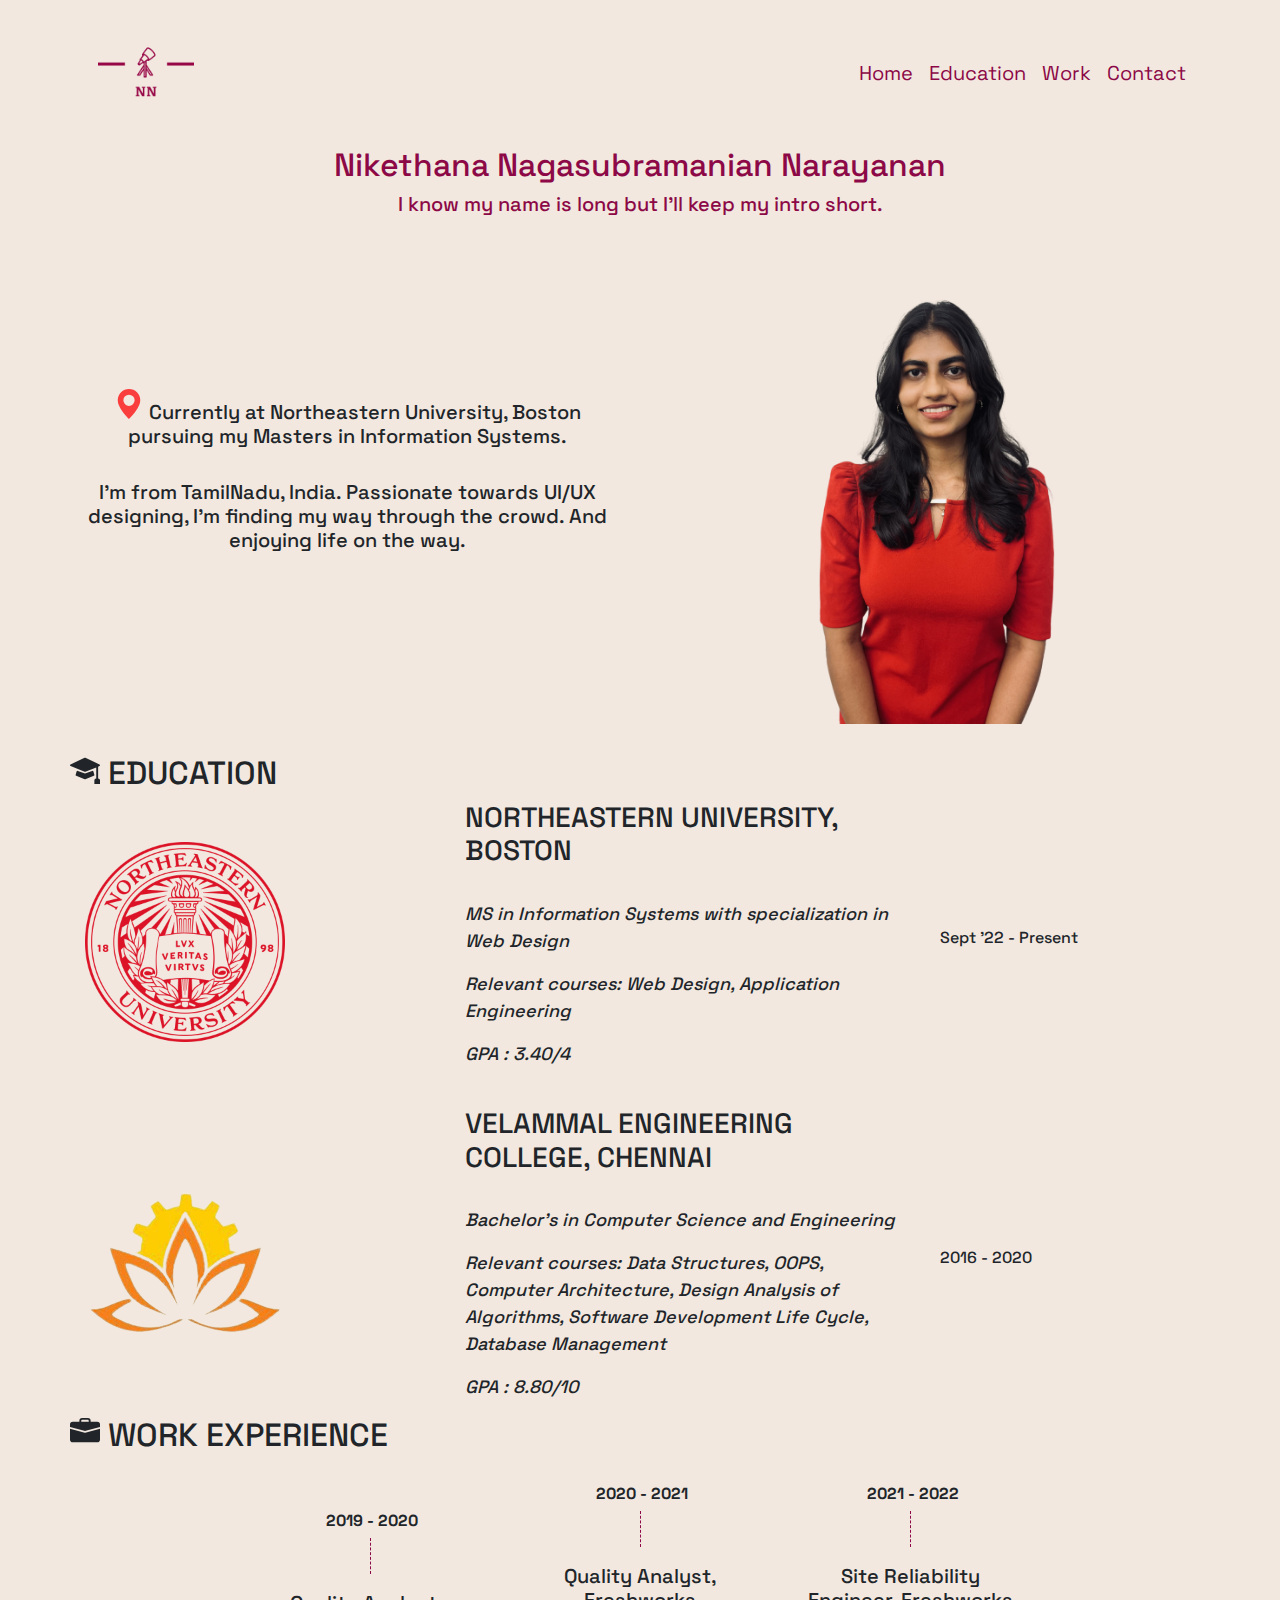
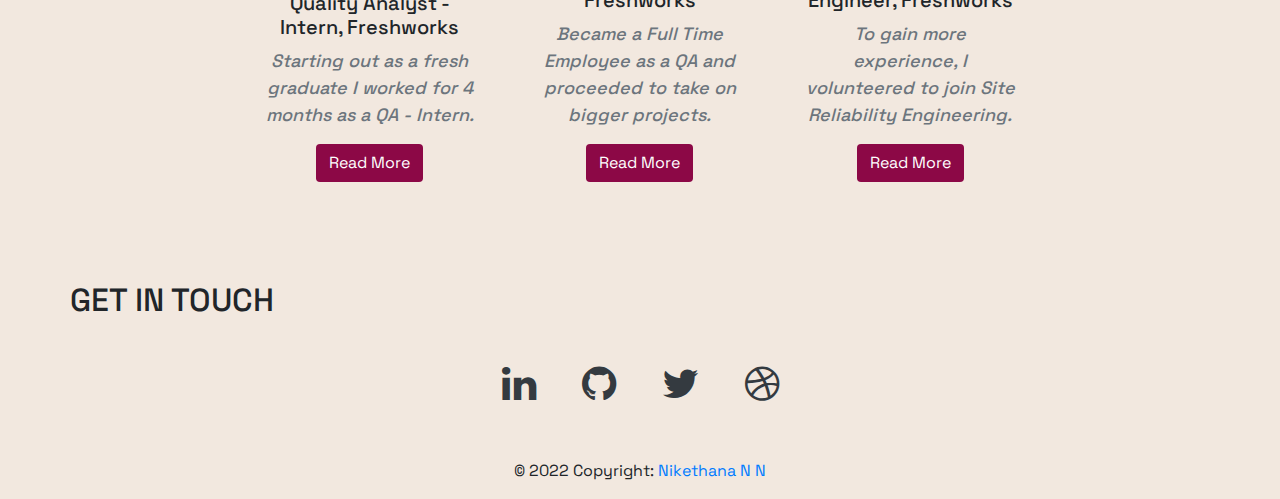
<file: index.html>
<!DOCTYPE html>
<html lang="en">
<head>
    <title>Nikethana N N</title>
    <link rel="stylesheet" href="index-style.css"/>
    <link rel="stylesheet" href="career-styles.css"/>
    <link rel="stylesheet" href="https://cdnjs.cloudflare.com/ajax/libs/font-awesome/4.7.0/css/font-awesome.min.css">
    <link rel="stylesheet" href="https://cdn.jsdelivr.net/npm/bootstrap@4.0.0/dist/css/bootstrap.min.css" integrity="sha384-Gn5384xqQ1aoWXA+058RXPxPg6fy4IWvTNh0E263XmFcJlSAwiGgFAW/dAiS6JXm" crossorigin="anonymous">
    <link rel="stylesheet" href="https://cdn.jsdelivr.net/npm/bootstrap-icons@1.3.0/font/bootstrap-icons.css">
</head>
<body>


<div class="body-wrapper">
    <button onclick="topFunction()" id="myBtn" title="Go to top" class="btn btn-outline-dark">Home</button>
    <div class="nav-wrapper">
        <nav class="navbar navbar-expand-lg" id = "navbar">
            <a class="navbar-brand" href="#"><img src = "images/logo_transparent.png"></img></a>
            
            <div class="collapse navbar-collapse" id="navbarNavAltMarkup">
              <div class="navbar-nav ml-auto">
                <a class="nav-item nav-link " href="#">Home</a>
                <a class="nav-item nav-link" href="#container-education">Education</a>
                <a class="nav-item nav-link" href="#container-work-experience">Work</a>
                <a class="nav-item nav-link " href="#container-contact">Contact</a>
              </div>
            </div>
            <div class="hamburger">
                <span class="bar"></span>
                <span class="bar"></span>
                <span class="bar"></span>
            </div>
          </nav>
    </div>

    <div class="name-wrapper">
        <h2>Nikethana Nagasubramanian Narayanan</h2>
        <h5>I know my name is long but I'll keep my intro short.</h5>
    </div>

    <div class="container-about" id="container-about">
        <div class="row align-items-center">
          <div class="col">
            <h5>
                <svg xmlns="http://www.w3.org/2000/svg" width="30" height="30" fill="#FA3D3D" class="bi bi-geo-alt-fill" viewBox="0 0 16 16">
                    <path d="M8 16s6-5.686 6-10A6 6 0 0 0 2 6c0 4.314 6 10 6 10zm0-7a3 3 0 1 1 0-6 3 3 0 0 1 0 6z"/>
                </svg>
                Currently at Northeastern University, Boston pursuing my Masters in Information Systems.
            </h5><br>
            <h5>
                I'm from TamilNadu, India. Passionate towards UI/UX designing, I'm finding my way through the crowd. And enjoying life on the way. 
            </h5>
          </div>
          <div class="col">
            <img src="images/Nikethana.png" alt="Nikethana N N">
          </div>
        </div>
    </div>

    <div class="container-education" id="container-education">
        <div class="heading">
            <h2>
                <svg xmlns="http://www.w3.org/2000/svg" width="30" height="30" fill="currentColor" class="bi bi-mortarboard-fill" viewBox="0 0 16 16">
                    <path d="M8.211 2.047a.5.5 0 0 0-.422 0l-7.5 3.5a.5.5 0 0 0 .025.917l7.5 3a.5.5 0 0 0 .372 0L14 7.14V13a1 1 0 0 0-1 1v2h3v-2a1 1 0 0 0-1-1V6.739l.686-.275a.5.5 0 0 0 .025-.917l-7.5-3.5Z"/>
                    <path d="M4.176 9.032a.5.5 0 0 0-.656.327l-.5 1.7a.5.5 0 0 0 .294.605l4.5 1.8a.5.5 0 0 0 .372 0l4.5-1.8a.5.5 0 0 0 .294-.605l-.5-1.7a.5.5 0 0 0-.656-.327L8 10.466 4.176 9.032Z"/>
                  </svg>
                EDUCATION</h2>
        </div>
        <div class="container">
            <div class="row align-items-center" id = "row-one-edu">
                <div class="col-4">
                  <img src="/images/neu-logo2.png" alt="Northeastern Logo" class = "neu-logo">
                </div>
                <div class="col-5">
                  <h3>NORTHEASTERN UNIVERSITY, BOSTON</h3><br>
                  <p class = "education">MS in Information Systems with specialization in Web Design</p>
                    <p class = "education">Relevant courses: Web Design, Application Engineering</p>
                    
                    <p class = "education">GPA : 3.40/4</p>
                </div>
                <div class="col-3">
                  <h6>Sept '22 - Present</h6>
                </div>
            </div><br>
            <div class="row align-items-center">
              <div class="col-4">
                <img src="/images/vec-logo.png" alt="Velammal Engineering College Logo">
              </div>
              <div class="col-5">
                <h3>VELAMMAL ENGINEERING COLLEGE, CHENNAI</h3><br>
                    <p class = "education">Bachelor's in Computer Science and Engineering</p>
                    <p class = "education">Relevant courses: Data Structures, OOPS, Computer Architecture, Design Analysis of Algorithms, Software Development Life Cycle, Database Management</p>
                    
                    <p class = "education">GPA : 8.80/10</p>
              </div>
              <div class="col-3">
                <h6>2016 - 2020</h6>
              </div>
            </div>
        </div>
    </div>

    <div class="container-work-experience" id="container-work-experience">
        <div class="heading">
            <h2>
                <svg xmlns="http://www.w3.org/2000/svg" width="30" height="30" fill="currentColor" class="bi bi-briefcase-fill" viewBox="0 0 16 16">
                    <path d="M6.5 1A1.5 1.5 0 0 0 5 2.5V3H1.5A1.5 1.5 0 0 0 0 4.5v1.384l7.614 2.03a1.5 1.5 0 0 0 .772 0L16 5.884V4.5A1.5 1.5 0 0 0 14.5 3H11v-.5A1.5 1.5 0 0 0 9.5 1h-3zm0 1h3a.5.5 0 0 1 .5.5V3H6v-.5a.5.5 0 0 1 .5-.5z"/>
                    <path d="M0 12.5A1.5 1.5 0 0 0 1.5 14h13a1.5 1.5 0 0 0 1.5-1.5V6.85L8.129 8.947a.5.5 0 0 1-.258 0L0 6.85v5.65z"/>
                </svg>
            WORK EXPERIENCE</h2>
        </div>
        <div class="container-fluid py-5">
            <div class="row">
              <div class="col-lg-12">
          
                <div class="horizontal-timeline">
          
                  <ul class="list-inline items">
                    <li class="list-inline-item items-list">
                    <div class="px-4">
                        <div class="event-date badge">2019 - 2020</div>
                        <h5 class="pt-2">Quality Analyst - Intern, Freshworks</h5>
                        <p class="text-muted">
                            Starting out as a fresh graduate I worked for 4 months as a QA - Intern.
                        </p>
                    </div>
                        <div>
                            <button class="btn primary-btn" type="button" data-toggle="collapse" data-target="#collapseExampleOne" aria-expanded="false" aria-controls="collapseExampleOne">
                                Read More
                            </button>
                        </div>
                    </li>
                    <li class="list-inline-item items-list">
                      <div class="px-4">
                        <div class="event-date badge">2020 - 2021</div>
                        <h5 class="pt-2">Quality Analyst, Freshworks</h5>
                        <p class="text-muted">
                            Became a Full Time Employee as a QA and proceeded to take on bigger projects.
                        </p>
                      </div>                        
                    <div>
                        <button class="btn primary-btn" type="button" data-toggle="collapse" data-target="#collapseExampleTwo" aria-expanded="false" aria-controls="collapseExampleTwo">
                            Read More
                        </button>
                    </div>
                    </li>
                    <li class="list-inline-item items-list">
                    <div class="px-4">
                        <div class="event-date badge">2021 - 2022</div>
                        <h5 class="pt-2">Site Reliability Engineer, Freshworks</h5>
                        <p class="text-muted">
                            To gain more experience, I volunteered to join Site Reliability Engineering.
                        </p>
                    </div>
                        <div>
                            <button class="btn primary-btn" type="button" data-toggle="collapse" data-target="#collapseExampleThree" aria-expanded="false" aria-controls="collapseExampleThree">
                                Read More
                            </button>
                        </div>
                    </li>
                  </ul>
                </div>

              </div>
            </div> 
            <div class="collapse" id="collapseExampleOne">
                <div class="card card-body sample">
                    As an Intern,
                    <ul class = "card-list">
                        <li class = "card-list">I managed increasing the uptime of the product by constant monitoring and bringing down the error tickets by 15%.</li>
                        <li class = "card-list">Built an architecture and produced solutions for seamless live-server traffic switch in 8 minutes down from 23 minutes giving a 65% success rate</li>
                        <li class = "card-list">Maintained and optimized resource usage on AWS cutting down unnecessary cost for the organization</li>
                    </ul>
                </div>
            </div>
            <div class="collapse" id="collapseExampleTwo">
                <div class="card card-body sample">
                    As an QA,
                    <ul class = "card-list">
                        <li class = "card-list">I managed increasing the uptime of the product by constant monitoring and bringing down the error tickets by 15%.</li>
                        <li class = "card-list">Built an architecture and produced solutions for seamless live-server traffic switch in 8 minutes down from 23 minutes giving a 65% success rate</li>
                        <li class = "card-list">Maintained and optimized resource usage on AWS cutting down unnecessary cost for the organization</li>
                    </ul>
                </div>
            </div>
            <div class="collapse" id="collapseExampleThree">
                <div class="card card-body sample">
                    As an SRE,
                    <ul class = "card-list">
                        <li class = "card-list">I managed increasing the uptime of the product by constant monitoring and bringing down the error tickets by 15%.</li>
                        <li class = "card-list">Built an architecture and produced solutions for seamless live-server traffic switch in 8 minutes down from 23 minutes giving a 65% success rate</li>
                        <li class = "card-list">Maintained and optimized resource usage on AWS cutting down unnecessary cost for the organization</li>
                    </ul>
                </div>
            </div>
        </div>
    </div>

    <div class="container-contact" id="container-contact">
        <div class="heading">
            <h2>GET IN TOUCH</h2>
        </div>
        <footer class="text-center text-white" style="background-color: #F2E8DF;">
            <!-- Grid container -->
            <div class="container pt-4">
              <!-- Section: Social media -->
              <section class="mb-4">
                <!-- Linkedin -->
                <a
                  class="btn btn-link btn-floating btn-lg text-dark m-1"
                  href="https://www.linkedin.com/in/nikethana-nn/"
                  target="_blank"
                  role="button"
                  data-mdb-ripple-color="dark"
                  ><i class="fa fa-linkedin" style="font-size:40px"></i
                ></a>
                <!-- Github -->
                <a
                  class="btn btn-link btn-floating btn-lg text-dark m-1"
                  href="https://github.com/Nikethana-Nagasubramanian/"
                  target="_blank"
                  role="button"
                  data-mdb-ripple-color="dark"
                  ><i class="fa fa-github" style="font-size:40px"></i
                ></a>
                <!-- Twitter -->
                <a
                  class="btn btn-link btn-floating btn-lg text-dark m-1"
                  href="https://twitter.com/nike_thana"
                  target="_blank"
                  role="button"
                  data-mdb-ripple-color="dark"
                  ><i class="fa fa-twitter" style="font-size:40px"></i
                ></a>

                <a
                  class="btn btn-link btn-floating btn-lg text-dark m-1"
                  href="https://dribbble.com/Nikethana"
                  target="_blank"
                  role="button"
                  data-mdb-ripple-color="dark"
                  ><i class="fa fa-dribbble" style="font-size:40px"></i
                ></a>
                
              </section>
              <!-- Section: Social media -->
            </div>
            <!-- Grid container -->
          </footer>
        <footer class="page-footer font-small blue">
            <!-- Copyright -->
            <div class="footer-copyright text-center py-3">© 2022 Copyright:
              <a href="/"> Nikethana N N</a>
            </div>
            <!-- Copyright -->
          
        </footer>

    </div>
</div>

<script src="https://code.jquery.com/jquery-3.2.1.slim.min.js" integrity="sha384-KJ3o2DKtIkvYIK3UENzmM7KCkRr/rE9/Qpg6aAZGJwFDMVNA/GpGFF93hXpG5KkN" crossorigin="anonymous"></script>
<script src="https://cdn.jsdelivr.net/npm/popper.js@1.12.9/dist/umd/popper.min.js" integrity="sha384-ApNbgh9B+Y1QKtv3Rn7W3mgPxhU9K/ScQsAP7hUibX39j7fakFPskvXusvfa0b4Q" crossorigin="anonymous"></script>
<script src="https://cdn.jsdelivr.net/npm/bootstrap@4.0.0/dist/js/bootstrap.min.js" integrity="sha384-JZR6Spejh4U02d8jOt6vLEHfe/JQGiRRSQQxSfFWpi1MquVdAyjUar5+76PVCmYl" crossorigin="anonymous"></script>
<script>
    
let homeBtn = document.getElementById("myBtn");
window.onscroll = function() {scrollFunction()};

function scrollFunction() {
  if (document.body.scrollTop > 500 || document.documentElement.scrollTop > 500) {
    homeBtn.style.display = "block";
  } else {
    homeBtn.style.display = "none";
  }
}
function topFunction() {
  document.body.scrollTop = 0;
  document.documentElement.scrollTop = 0;
}
const hamburger = document.querySelector(".hamburger");
const navMenu = document.querySelector(".navbar-nav");

// console.log(hamburger+ " SPACE  "+navMenu);
hamburger.addEventListener("click", mobileMenu);

function mobileMenu() {
    hamburger.classList.toggle("active");
    navMenu.classList.toggle("active");
}
const navLink = document.querySelectorAll(".nav-link");

navLink.forEach(n => n.addEventListener("click", closeMenu));

function closeMenu() {
    hamburger.classList.remove("active");
    navMenu.classList.remove("active");
}
</script>
</body>
</html>
</file>
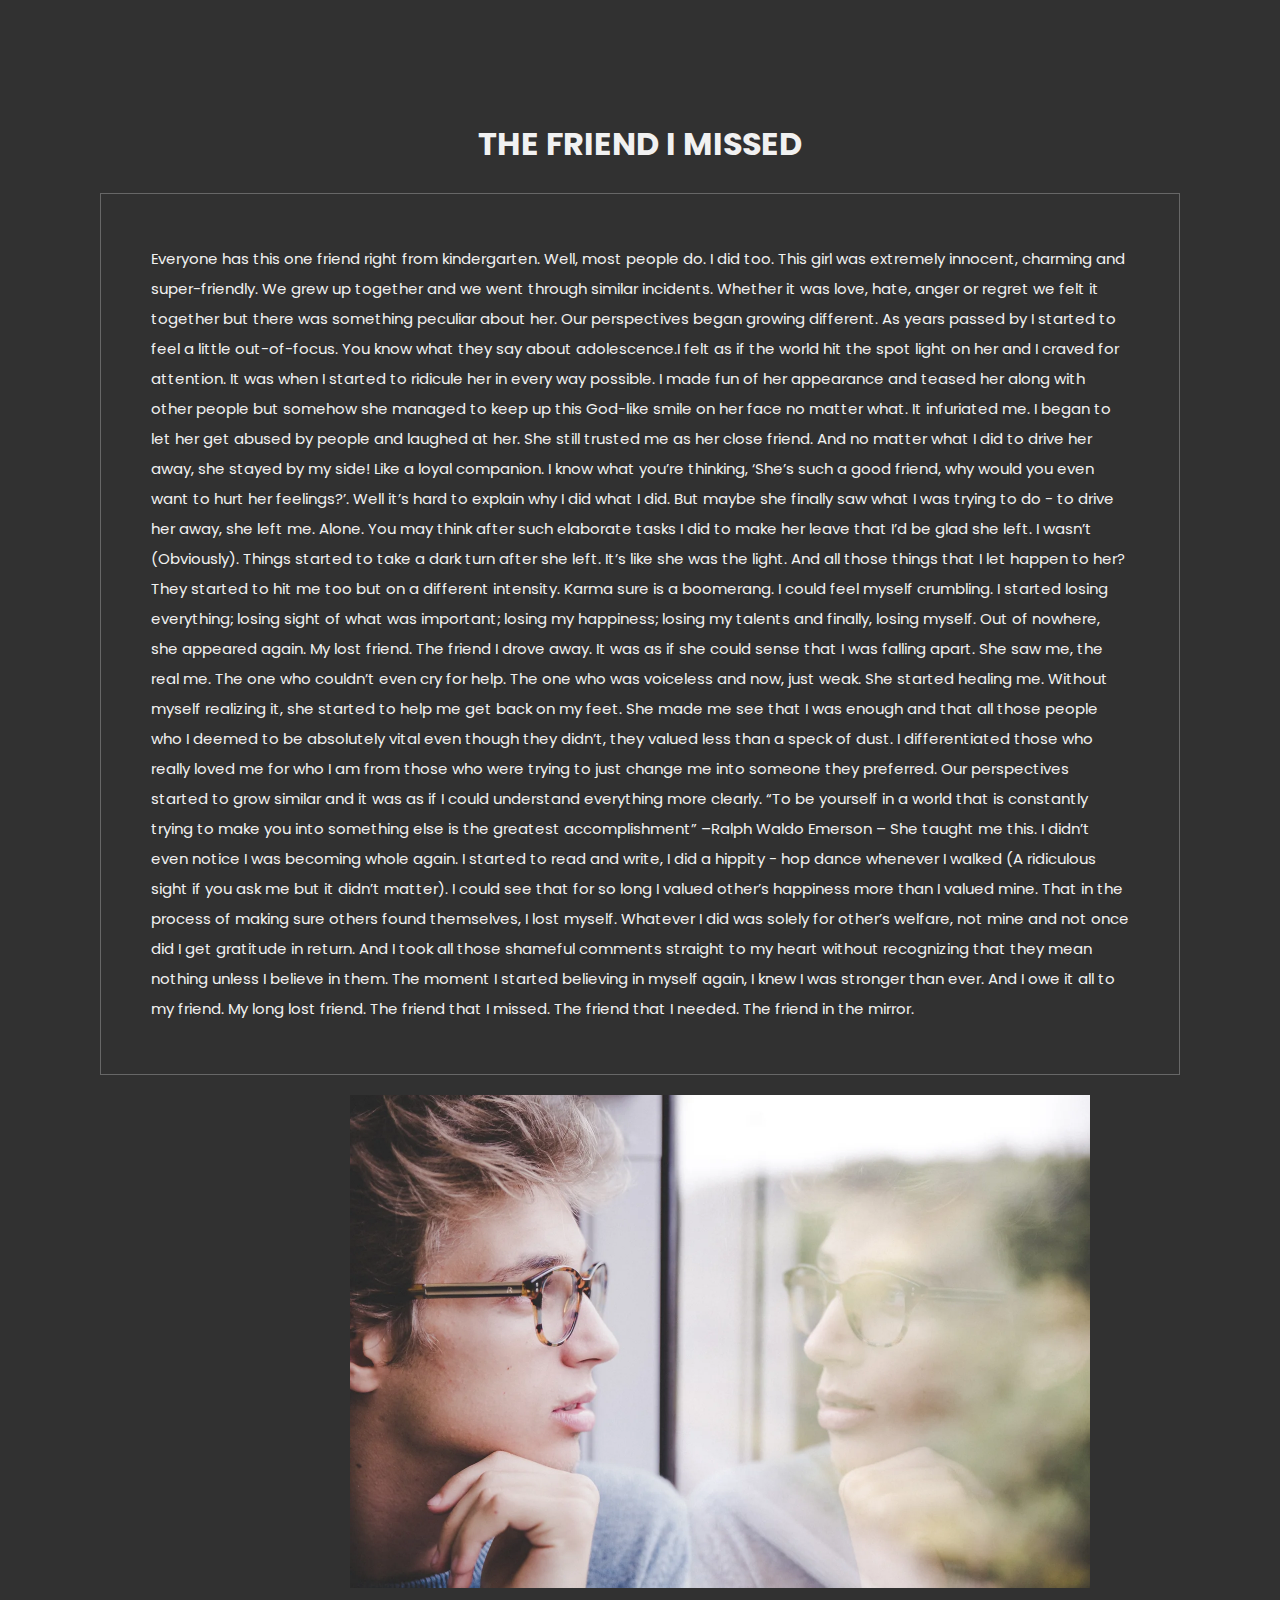
<file: friend-post.html>
<!DOCTYPE html>
<html lang="en">
<head>
    <title>The Symphony of Silence</title>
    <link rel="stylesheet" href="css-post-page.css"/>
</head>
<body>
<h1 style = "text-align: center;">THE FRIEND I MISSED</h1><br>
    <p style = "font-size: 15px; border: 1px solid rgb(103, 103, 103);">Everyone has this one friend right from kindergarten. Well, most people do. I did too. This girl was extremely innocent, charming and super-friendly. We grew up together and we went through similar incidents. Whether it was love, hate, anger or regret we felt it together but there was something peculiar about her. Our perspectives began growing different. As years passed by I started to feel a little out-of-focus. You know what they say about adolescence.I felt as if the world hit the spot light on her and I craved for attention. It was when I started to ridicule her in every way possible. I made fun of her appearance and teased her along with other people but somehow she managed to keep up this God-like smile on her face no matter what.


        It infuriated me. I began to let her get abused by people and laughed at her. She still trusted me as her close friend. And no matter what I did to drive her away, she stayed by my side! Like a loyal companion. I know what you’re thinking, ‘She’s such a good friend, why would you even want to hurt her feelings?’. Well it’s hard to explain why I did what I did. But maybe she finally saw what I was trying to do - to drive her away, she left me. Alone. You may think after such elaborate tasks I did to make her leave that I’d be glad she left. I wasn’t (Obviously). Things started to take a dark turn after she left. It’s like she was the light.
        
        
        And all those things that I let happen to her? They started to hit me too but on a different intensity. Karma sure is a boomerang. I could feel myself crumbling. I started losing everything; losing sight of what was important; losing my happiness; losing my talents and finally, losing myself. Out of nowhere, she appeared again. My lost friend. The friend I drove away. It was as if she could sense that I was falling apart. She saw me, the real me. The one who couldn’t even cry for help. The one who was voiceless and now, just weak.


        She started healing me. Without myself realizing it, she started to help me get back on my feet. She made me see that I was enough and that all those people who I deemed to be absolutely vital even though they didn’t, they valued less than a speck of dust. I differentiated those who really loved me for who I am from those who were trying to just change me into someone they preferred. Our perspectives started to grow similar and it was as if I could understand everything more clearly. “To be yourself in a world that is constantly trying to make you into something else is the greatest accomplishment” –Ralph Waldo Emerson – She taught me this.
        
        I didn’t even notice I was becoming whole again. I started to read and write, I did a hippity - hop dance whenever I walked (A ridiculous sight if you ask me but it didn’t matter). I could see that for so long I valued other’s happiness more than I valued mine. That in the process of making sure others found themselves, I lost myself. Whatever I did was solely for other’s welfare, not mine and not once did I get gratitude in return. And I took all those shameful comments straight to my heart without recognizing that they mean nothing unless I believe in them. The moment I started believing in myself again, I knew I was stronger than ever.


        And I owe it all to my friend. My long lost friend. The friend that I missed. The friend that I needed. The friend in the mirror.</p>
    <img src = "Friend.webp" alt = "Friend picture" width = "740px" height = "493px">
</body>
</html>
</file>
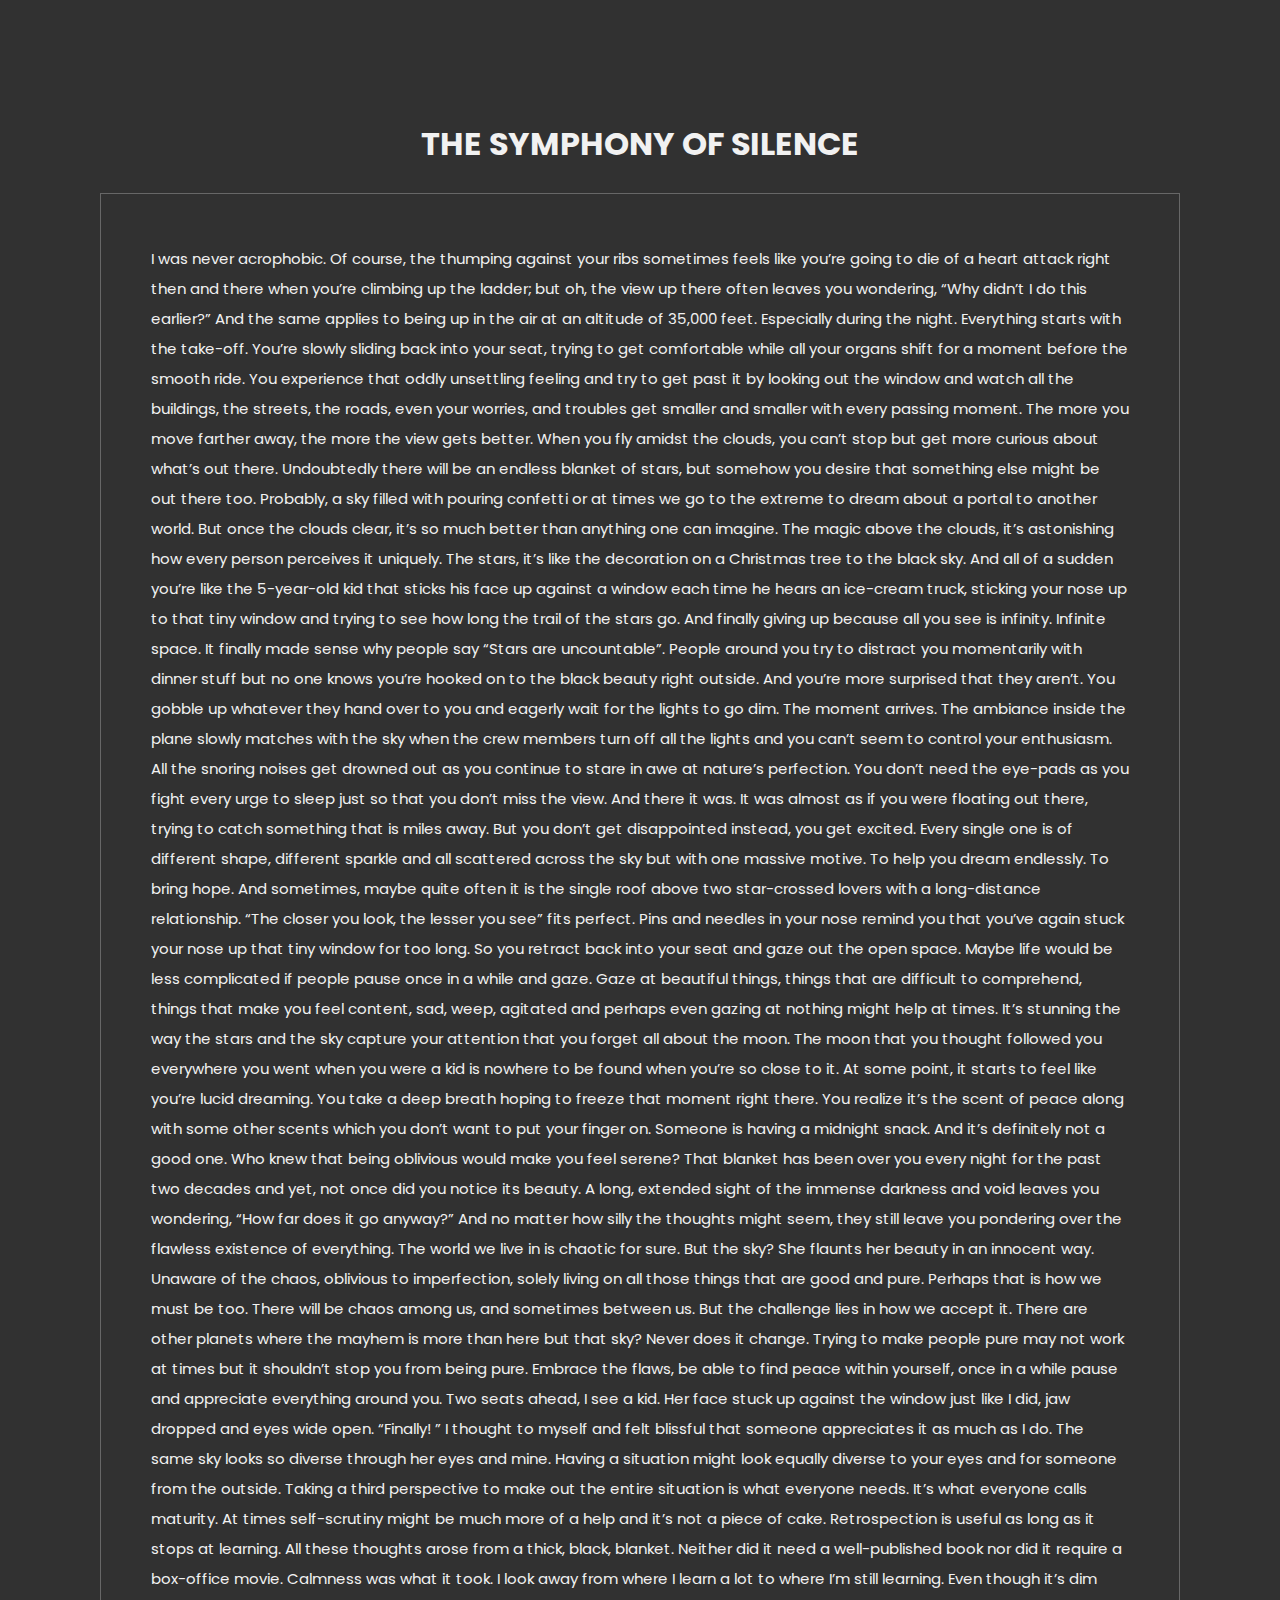
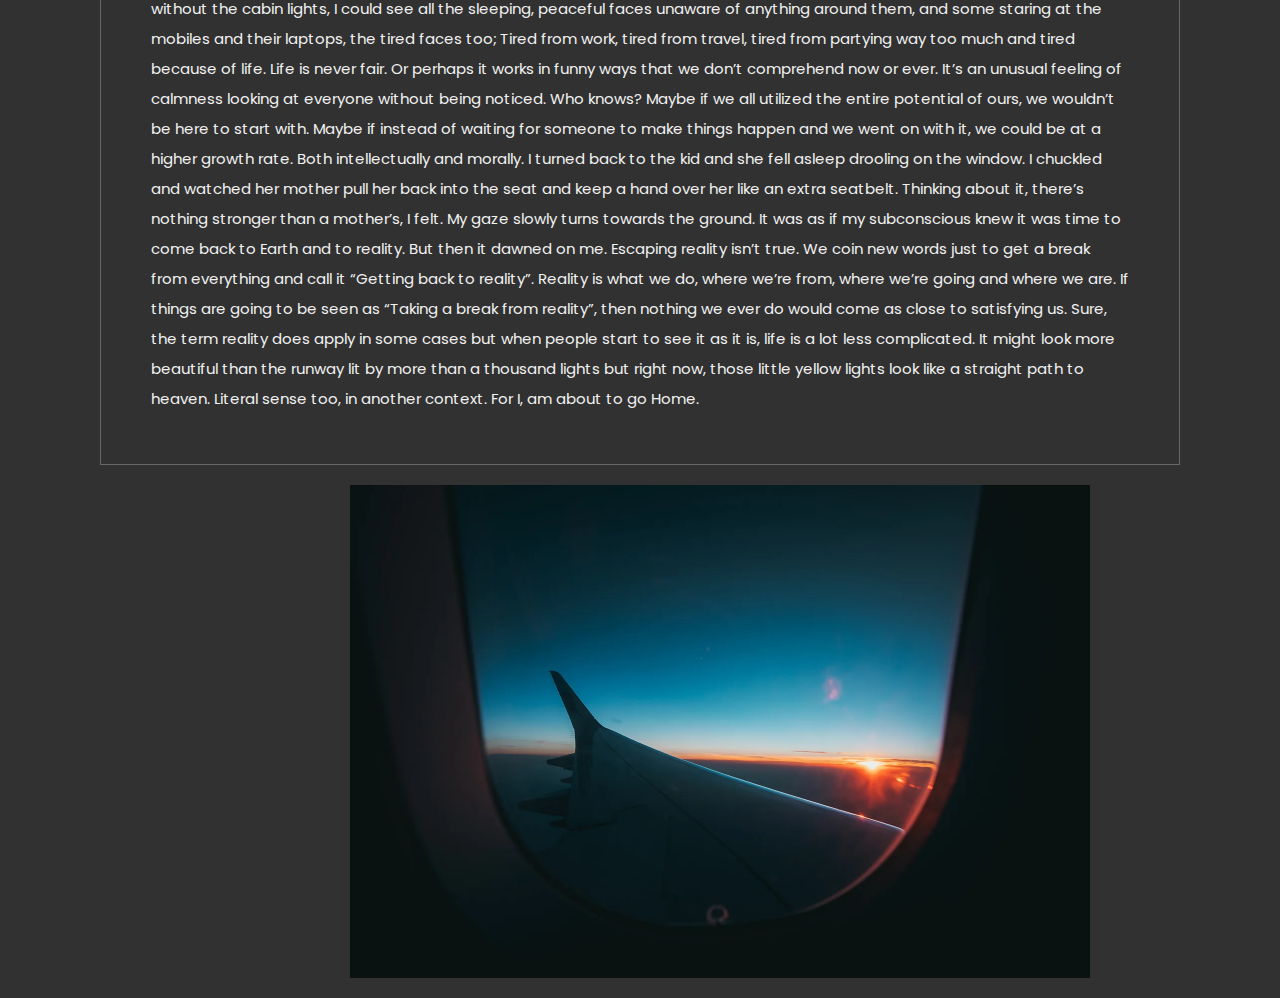
<file: symphony-post.html>
<!DOCTYPE html>
<html lang="en">
<head>
    <title>The Symphony of Silence</title>
    <link rel="stylesheet" href="css-post-page.css"/>
</head>
<body>
<h1 style = "text-align: center;">THE SYMPHONY OF SILENCE</h1><br>
    <p style = "font-size: 15px; border: 1px solid rgb(103, 103, 103);">I was never acrophobic. Of course, the thumping against your ribs sometimes feels like you’re going to die of a heart attack right then and there when you’re climbing up the ladder; but oh, the view up there often leaves you wondering, “Why didn’t I do this earlier?” And the same applies to being up in the air at an altitude of 35,000 feet. Especially during the night. Everything starts with the take-off. You’re slowly sliding back into your seat, trying to get comfortable while all your organs shift for a moment before the smooth ride. You experience that oddly unsettling feeling and try to get past it by looking out the window and watch all the buildings, the streets, the roads, even your worries, and troubles get smaller and smaller with every passing moment. The more you move farther away, the more the view gets better. When you fly amidst the clouds, you can’t stop but get more curious about what’s out there. Undoubtedly there will be an endless blanket of stars, but somehow you desire that something else might be out there too. Probably, a sky filled with pouring confetti or at times we go to the extreme to dream about a portal to another world. But once the clouds clear, it’s so much better than anything one can imagine. The magic above the clouds, it’s astonishing how every person perceives it uniquely. The stars, it’s like the decoration on a Christmas tree to the black sky. And all of a sudden you’re like the 5-year-old kid that sticks his face up against a window each time he hears an ice-cream truck, sticking your nose up to that tiny window and trying to see how long the trail of the stars go. And finally giving up because all you see is infinity. Infinite space. It finally made sense why people say “Stars are uncountable”. People around you try to distract you momentarily with dinner stuff but no one knows you’re hooked on to the black beauty right outside. And you’re more surprised that they aren’t. You gobble up whatever they hand over to you and eagerly wait for the lights to go dim. The moment arrives.

The ambiance inside the plane slowly matches with the sky when the crew members turn off all the lights and you can’t seem to control your enthusiasm. All the snoring noises get drowned out as you continue to stare in awe at nature’s perfection. You don’t need the eye-pads as you fight every urge to sleep just so that you don’t miss the view. And there it was. It was almost as if you were floating out there, trying to catch something that is miles away. But you don’t get disappointed instead, you get excited. Every single one is of different shape, different sparkle and all scattered across the sky but with one massive motive. To help you dream endlessly. To bring hope. And sometimes, maybe quite often it is the single roof above two star-crossed lovers with a long-distance relationship. “The closer you look, the lesser you see” fits perfect. Pins and needles in your nose remind you that you’ve again stuck your nose up that tiny window for too long. So you retract back into your seat and gaze out the open space. Maybe life would be less complicated if people pause once in a while and gaze. Gaze at beautiful things, things that are difficult to comprehend, things that make you feel content, sad, weep, agitated and perhaps even gazing at nothing might help at times.

It’s stunning the way the stars and the sky capture your attention that you forget all about the moon. The moon that you thought followed you everywhere you went when you were a kid is nowhere to be found when you’re so close to it. At some point, it starts to feel like you’re lucid dreaming. You take a deep breath hoping to freeze that moment right there. You realize it’s the scent of peace along with some other scents which you don’t want to put your finger on. Someone is having a midnight snack. And it’s definitely not a good one.

Who knew that being oblivious would make you feel serene? That blanket has been over you every night for the past two decades and yet, not once did you notice its beauty. A long, extended sight of the immense darkness and void leaves you wondering, “How far does it go anyway?” And no matter how silly the thoughts might seem, they still leave you pondering over the flawless existence of everything. The world we live in is chaotic for sure. But the sky? She flaunts her beauty in an innocent way. Unaware of the chaos, oblivious to imperfection, solely living on all those things that are good and pure. Perhaps that is how we must be too. There will be chaos among us, and sometimes between us. But the challenge lies in how we accept it. There are other planets where the mayhem is more than here but that sky? Never does it change. Trying to make people pure may not work at times but it shouldn’t stop you from being pure. Embrace the flaws, be able to find peace within yourself, once in a while pause and appreciate everything around you.

Two seats ahead, I see a kid. Her face stuck up against the window just like I did, jaw dropped and eyes wide open. “Finally! ” I thought to myself and felt blissful that someone appreciates it as much as I do. The same sky looks so diverse through her eyes and mine. Having a situation might look equally diverse to your eyes and for someone from the outside. Taking a third perspective to make out the entire situation is what everyone needs. It’s what everyone calls maturity. At times self-scrutiny might be much more of a help and it’s not a piece of cake. Retrospection is useful as long as it stops at learning. All these thoughts arose from a thick, black, blanket. Neither did it need a well-published book nor did it require a box-office movie. Calmness was what it took. I look away from where I learn a lot to where I’m still learning. Even though it’s dim without the cabin lights, I could see all the sleeping, peaceful faces unaware of anything around them, and some staring at the mobiles and their laptops, the tired faces too; Tired from work, tired from travel, tired from partying way too much and tired because of life. Life is never fair. Or perhaps it works in funny ways that we don’t comprehend now or ever. It’s an unusual feeling of calmness looking at everyone without being noticed. Who knows? Maybe if we all utilized the entire potential of ours, we wouldn’t be here to start with. Maybe if instead of waiting for someone to make things happen and we went on with it, we could be at a higher growth rate. Both intellectually and morally. I turned back to the kid and she fell asleep drooling on the window. I chuckled and watched her mother pull her back into the seat and keep a hand over her like an extra seatbelt. Thinking about it, there’s nothing stronger than a mother’s, I felt.

My gaze slowly turns towards the ground. It was as if my subconscious knew it was time to come back to Earth and to reality. But then it dawned on me. Escaping reality isn’t true. We coin new words just to get a break from everything and call it “Getting back to reality”. Reality is what we do, where we’re from, where we’re going and where we are. If things are going to be seen as “Taking a break from reality”, then nothing we ever do would come as close to satisfying us. Sure, the term reality does apply in some cases but when people start to see it as it is, life is a lot less complicated. It might look more beautiful than the runway lit by more than a thousand lights but right now, those little yellow lights look like a straight path to heaven. Literal sense too, in another context. For I, am about to go Home.</p>
    
<img src = "Flight.webp" alt = "Flight picture" width = "740px" height = "493px">
</body>
</html>
</file>
<file: index-style.css>
@import url('https://fonts.googleapis.com/css2?family=Space+Grotesk:wght@300;400;500;700&display=swap');
*, body {
    font-family: 'Space Grotesk', sans-serif;
    background-color: #F2E8DF;
}
html {
    scroll-behavior: smooth;
}
p {
    font-size: 18px !important;
    font-style: italic !important;
    font-weight: 500 !important;
}
.body-wrapper {
    padding-left: 70px;
    padding-right: 70px;
}
.hamburger {
    display: none;
}
li {
    list-style: none;
}
a {
    text-decoration: none;
}
.bar {
    display: block;
    width: 25px;
    height: 3px;
    margin: 5px auto;
    -webkit-transition: all 0.3s ease-in-out;
    transition: all 0.3s ease-in-out;
    background-color: #101010;
}
#myBtn {
    background-color: #8C0846;
    border: none;
    color: white;
    padding: 10px 22px;
    text-align: center;
    display: none;
    position: fixed;
    bottom: 30px;
    right: 50px;
    z-index: 99;
    font-size: 18px;
    outline: none;
    cursor: pointer;
    padding: 10px 15px 10px 15px;
    border-radius: 4px;
}
.navbar-brand img {
    width: 120px;
    height: 120px;
}
.navbar-nav a {
    color: #8C0846 !important;
    font-size: 20px;
}
.name-wrapper {
    color: #8C0846;
    text-align: center;
}

.container-about{
    background-color: #F2E8DF;
    padding-bottom: 30px;
}
    .container-about .row {
        display: flex;
    }
    .container-about .col{
        text-align: center;
        position: relative;
    }
    .container-about img{
        height: 500px;
        width: 376px;
    }
.row .align-items-center {
    padding-bottom: 10px;
}
    .neu-logo {
        /* border-radius: 50%; */
        width: 200px;
        height: 200px;
    }
.container-work-experience {
    padding-bottom: 35px;
}
    .card-list {
        background-color: white;
    }
.social-icons {
    text-align: center;
}

@media only screen and (max-width: 1000px) {
    .nav-menu {
        position: fixed;
        left: -100%;
        top: 5rem;
        flex-direction: column;
        background-color: #fff;
        width: 100%;
        border-radius: 10px;
        text-align: center;
        transition: 0.3s;
        box-shadow:
            0 10px 27px rgba(0, 0, 0, 0.05);
    }

    .nav-menu.active {
        left: 0;
    }

    .nav-item {
        margin: 2.5rem 0;
    }

    .hamburger {
        display: block;
        cursor: pointer;
    }
    .hamburger.active .bar:nth-child(2) {
        opacity: 0;
    }

    .hamburger.active .bar:nth-child(1) {
        transform: translateY(8px) rotate(45deg);
    }

    .hamburger.active .bar:nth-child(3) {
        transform: translateY(-8px) rotate(-45deg);
    }

}
</file>
<file: career-styles.css>
/* #timeline {
    display: flex;
    background-color: #031625 !important;
}
#timeline:hover .tl-item{
    width: 23.3333%;
}
  
  .tl-item {
    transform: translate3d(0, 0, 0);
    position: relative;
    width: 33.33%;
    height: 80vh;
    min-height: 600px;
    color: #fff;
    overflow: hidden;
    transition: width 0.5s ease;
  } 
  .tl-item:before, .tl-item:after {
      transform: translate3d(0, 0, 0);
      content: '';
      position: absolute;
      left: 0; top: 0;
      width: 100%; height: 100%;
    }
  
    .tl-item:after {
      background: transparentize(#031625, 0.15);
      opacity: 1;
      transition: opacity 0.5s ease;
    }
  
    .tl-item:before {
      background: linear-gradient(to bottom, rgba(0,0,0,0) 0%,rgba(137,67,86,1) 75%);
      z-index: 1;
      opacity: 0;
      transform: translate3d(0, 0, 0) translateY(50%);
      transition: opacity 0.5s ease, transform 0.5s ease;
    }
  
    .tl-item:hover {
      width: 60% !important;
    }
      .tl-item:after {
        opacity: 0;
      }
  
      .tl-item:before {
        opacity: 1;
        transform: translate3d(0, 0, 0) translateY(0);
        transition: opacity 1s ease, transform 1s ease 0.25s;
      }
      
      .tl-content {
        opacity: 1;
        transform: translateY(0);
        transition: all 0.75s ease 0.5s;
      }
  
      .tl-bg {
        filter: grayscale(0);
      }
  
  .tl-content {
    transform: translate3d(0, 0, 0) translateY(25px);
    position: relative;
    z-index: 1;
    text-align: center;
    margin: 0 1.618em;
    top: 55%;
    opacity: 0;
}   
    h1 {
      font-family: 'Pathway Gothic One',Helvetica Neue,Helvetica,Arial,sans-serif;
      text-transform: uppercase;
      color: #1779cf;
      font-size: 1.44rem;
      font-weight: normal;
    }

  
  .tl-year {
    position: absolute;
    top: 50%;
    left: 50%;
    transform: translateX(-50%) translateY(-50%);
    z-index: 1;
    background-color: rgba(0,0,0,0) 0% !important;
    border-top: 1px solid #fff;
    border-bottom: 1px solid #fff;
}   

  .tl-bg {
    transform: translate3d(0, 0, 0);
    position: absolute;
    width: 100%; height: 100%;
    top: 0; left: 0;
    background-size: cover;
    background-position: center center;
    transition: filter 0.5s ease;
    filter: grayscale(100%);
  }
   */
   /* .horizontal-timeline .items {
     border-top: 2px dashed #8C0846; 
  } */
  .container-fluid {
    text-align: center !important;
  }
  .horizontal-timeline .items .items-list {
    display: block;
    position: relative;
    text-align: center;
    padding-top: 70px;
    margin-right: 0;
  }
  
  .horizontal-timeline .items .items-list:before {
    content: "";
    position: absolute;
    height: 36px;
    border-right: 1px dashed #8C0846;
    top: 0;
  }
  
  .horizontal-timeline .items .items-list .event-date {
    position: absolute;
    top: 36px;
    left: 0;
    right: 0;
    width: 100px;
    margin: 0 auto;
    font-size: 1rem;
    padding-top: 15px;
  }

  .primary-btn {
    background-color: #8C0846;
    border: none;
    color: white;
    padding: 10px 22px;
    text-align: center;
    text-decoration: none;
    display: inline-block;
    border-radius: 5px;
    font-size: 16px;
  }
  .primary-btn:hover {
    color: white;
  }
  
  @media (min-width: 1140px) {
    .horizontal-timeline .items .items-list {
      display: inline-block;
      width: 24%;
      padding-top: 45px;
    }
  
    .horizontal-timeline .items .items-list .event-date {
      top: -40px;
    }
  }
  @media (min-width: 1430px) {
    .horizontal-timeline .items .items-list {
        border-right: 0px dashed #8C0846;
    }
  }
</file>
<file: css-post-page.css>
@import url('https://fonts.googleapis.com/css2?family=Poppins:ital,wght@0,200;0,300;0,400;0,600;1,200;1,300;1,400;1,600&display=swap');@import url('https://fonts.googleapis.com/css2?family=Poppins:ital,wght@0,200;0,300;1,200;1,500&display=swap');
:root {
    --bg-color: #F7ECDE;
    --blue-bg-color: #9ED2C6;
    --dark-beige-bg-color: #E9DAC1;
    --bg-color-gray: #313131; 
    --text-color-gray: rgb(241, 241, 241);
}
*{
    margin: 0;
    padding: 0;
    font-family: 'Poppins', sans-serif;
    color: var(--text-color-gray);
}

body {
    color: var(--text-color-gray);
    background-color: var(--bg-color-gray);
    margin: 100px 100px 100px 100px;
    padding-top: 20px;
}
p {
    padding: 50px;
    line-height: 30px;
}

img {
    align-items: center;
    position: absolute;
    margin-left: 250px;
    padding: 20px 0 20px 0;
}

@media (max-width: 600px) {
    p {
        font-size : 20px;
        line-height: 45px;
    }
}
</file>
